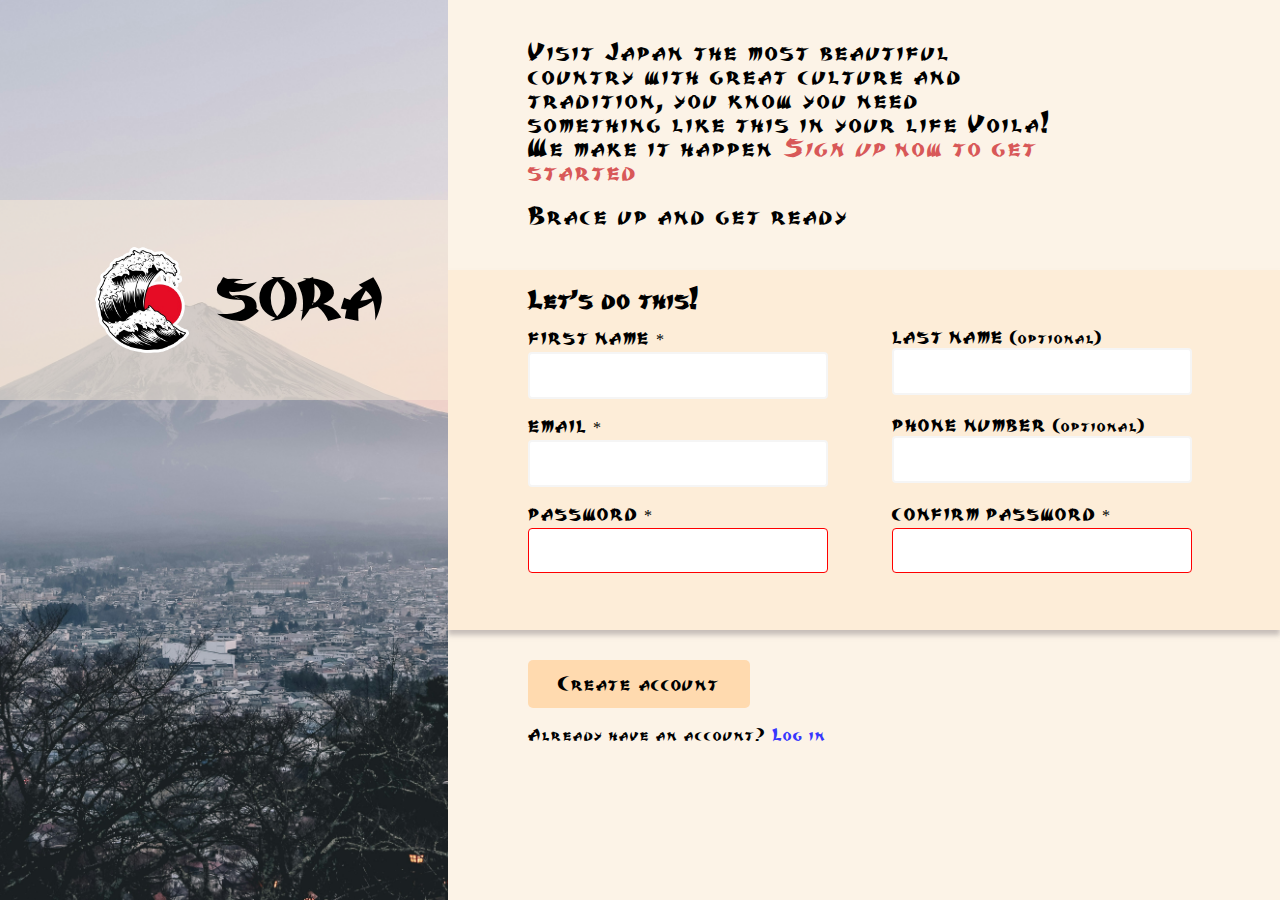
<file: index.html>
<!DOCTYPE html>
<html lang="en">
<head>
  <meta charset="UTF-8">
  <meta name="viewport" content="width=device-width, initial-scale=1.0">
  <link rel="stylesheet" href="styles.css">
  <title>Document</title>
</head>
<body>
  <div class="box1">
    <div class="logo-container">
        <img src="./logo/jp-logo.png" alt="logo of this form">
        <div class="logo-text">SORA</div>
    </div>
  </div>

  <div class="box2">
    <div class="row1">
      <p class="intro-line">Visit Japan the most beautiful country with great culture and tradition,
         you know you need something like this
         in your life Voila! We make it happen
         <span class="highlight"><em>Sign up</em> now to get started</span>
      </p>
      <p class="hype-msg">
        Brace up and get ready
      </p>
    </div>

    <div class="row2">
      <h2>Let's do this!</h2>
      <form action="" method="get" id="createAccount">

        <div class="form-row">
          <p>
            <label for="fname">FIRST NAME <span aria-required="true">*</span></label>
            <input type="text" id="fname" name="first-name" required maxlength="20">
          </p>

          <p>
            <label for="lname">LAST NAME (optional)</label>
            <input type="text" id="lname" name="last-name">
          </p>
        </div>

        <div class="form-row">
          <p>
            <label for="mail">EMAIL <span aria-required="true">*</span></label>
            <input type="email" id="mail" name="user-mail" required >
          </p>

          <p>
            <label for="number">PHONE NUMBER (optional)</label>
            <input type="tel" id="number" name="user-number" minlength="10" maxlength="10">
          </p>
        </div>

        <div class="form-row">
          <p>
            <label for="password">PASSWORD <span aria-required="true">*</span></label>
            <input type="password" id="password" name="user-password" required minlength="6" maxlength="6">
          </p>

          <p>
            <label for="password">CONFIRM PASSWORD <span aria-required="true">*</span></label>
            <input type="password" id="password" name="user-confirm-password" required minlength="6" maxlength="6">
          </p>
        </div>
      </form>
    </div>

    <div class="row3">
      <button form="createAccount" class="create-acc-btn">Create account</button>
      <p class="acc-enquiry">
        Already have an account? <span class="log-in">Log in</span>
      </p>
    </div>
  </div>
</body>
</html>
</file>
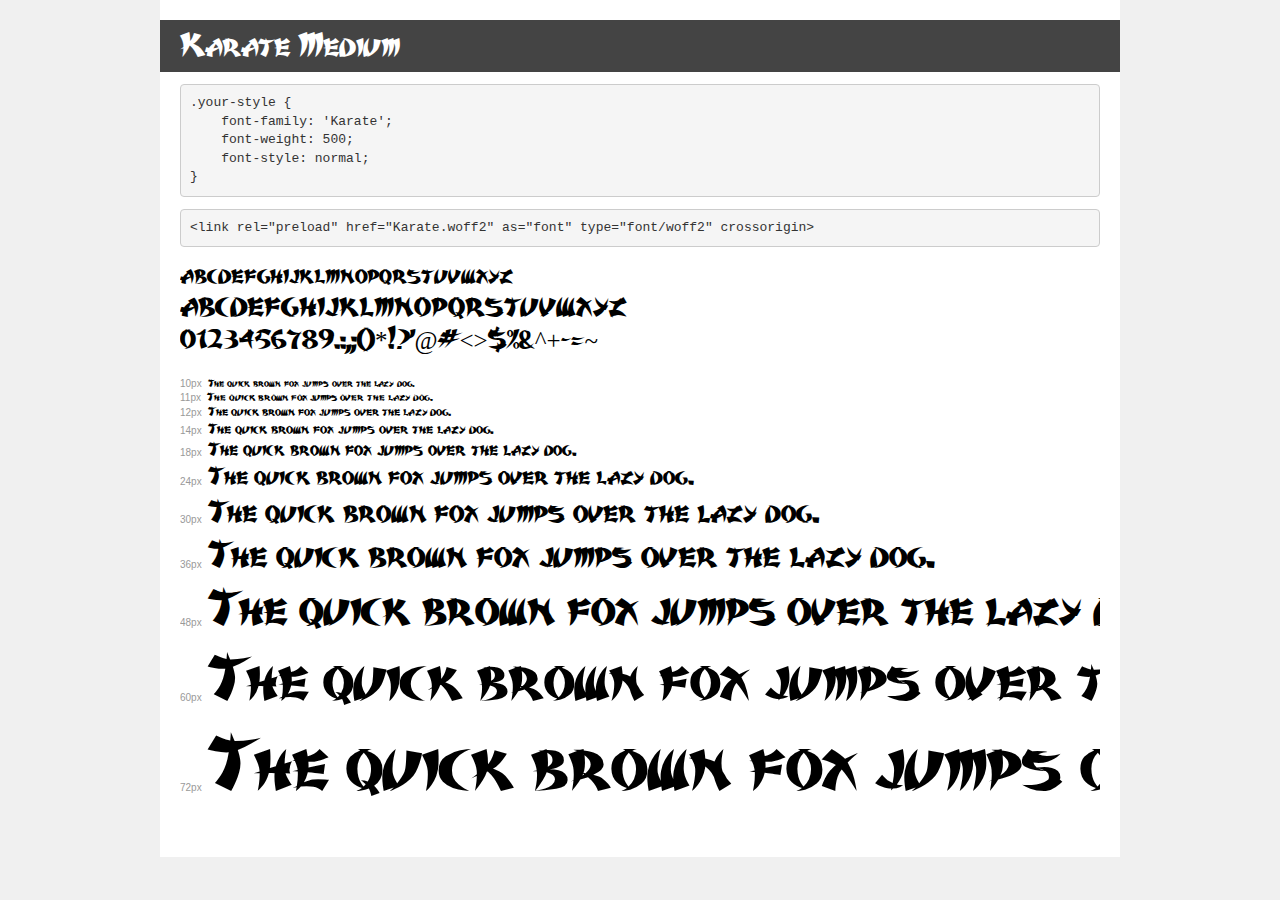
<file: karate-font/demo.html>
<!DOCTYPE html>
<html lang="en">
<head>
    <meta charset="utf-8">
    <meta http-equiv="X-UA-Compatible" content="IE=edge">
    <meta name="viewport" content="width=device-width, initial-scale=1">
    <meta name="robots" content="noindex, noarchive">
    <meta name="format-detection" content="telephone=no">
    <title>Transfonter demo</title>
    <link href="stylesheet.css" rel="stylesheet">
    <style>
        /*
        http://meyerweb.com/eric/tools/css/reset/
        v2.0 | 20110126
        License: none (public domain)
        */
        html, body, div, span, applet, object, iframe,
        h1, h2, h3, h4, h5, h6, p, blockquote, pre,
        a, abbr, acronym, address, big, cite, code,
        del, dfn, em, img, ins, kbd, q, s, samp,
        small, strike, strong, sub, sup, tt, var,
        b, u, i, center,
        dl, dt, dd, ol, ul, li,
        fieldset, form, label, legend,
        table, caption, tbody, tfoot, thead, tr, th, td,
        article, aside, canvas, details, embed,
        figure, figcaption, footer, header, hgroup,
        menu, nav, output, ruby, section, summary,
        time, mark, audio, video {
            margin: 0;
            padding: 0;
            border: 0;
            font-size: 100%;
            font: inherit;
            vertical-align: baseline;
        }
        /* HTML5 display-role reset for older browsers */
        article, aside, details, figcaption, figure,
        footer, header, hgroup, menu, nav, section {
            display: block;
        }
        body {
            line-height: 1;
        }
        ol, ul {
            list-style: none;
        }
        blockquote, q {
            quotes: none;
        }
        blockquote:before, blockquote:after,
        q:before, q:after {
            content: '';
            content: none;
        }
        table {
            border-collapse: collapse;
            border-spacing: 0;
        }
        /* demo styles */
        body {
            background: #f0f0f0;
            color: #000;
        }
        .page {
            background: #fff;
            width: 920px;
            margin: 0 auto;
            padding: 20px 20px 0 20px;
            overflow: hidden;
        }
        .font-container {
            overflow-x: auto;
            overflow-y: hidden;
            margin-bottom: 40px;
            line-height: 1.3;
            white-space: nowrap;
            padding-bottom: 5px;
        }
        h1 {
            position: relative;
            background: #444;
            font-size: 32px;
            color: #fff;
            padding: 10px 20px;
            margin: 0 -20px 12px -20px;
        }
        .letters {
            font-size: 25px;
            margin-bottom: 20px;
        }
        .s10:before {
            content: '10px';
        }
        .s11:before {
            content: '11px';
        }
        .s12:before {
            content: '12px';
        }
        .s14:before {
            content: '14px';
        }
        .s18:before {
            content: '18px';
        }
        .s24:before {
            content: '24px';
        }
        .s30:before {
            content: '30px';
        }
        .s36:before {
            content: '36px';
        }
        .s48:before {
            content: '48px';
        }
        .s60:before {
            content: '60px';
        }
        .s72:before {
            content: '72px';
        }
        .s10:before, .s11:before, .s12:before, .s14:before,
        .s18:before, .s24:before, .s30:before, .s36:before,
        .s48:before, .s60:before, .s72:before {
            font-family: Arial, sans-serif;
            font-size: 10px;
            font-weight: normal;
            font-style: normal;
            color: #999;
            padding-right: 6px;
        }
        pre {
            display: block;
            padding: 9px;
            margin: 0 0 12px;
            font-family: Monaco, Menlo, Consolas, "Courier New", monospace;
            font-size: 13px;
            line-height: 1.428571429;
            color: #333;
            font-weight: normal;
            font-style: normal;
            background-color: #f5f5f5;
            border: 1px solid #ccc;
            overflow-x: auto;
            border-radius: 4px;
        }
        /* responsive */
        @media (max-width: 959px) {
            .page {
                width: auto;
                margin: 0;
            }
        }
    </style>
</head>
<body>
<div class="page">
    <div class="demo">
        <h1 style="font-family: 'Karate'; font-weight: 500; font-style: normal;">Karate Medium</h1>
        <pre title="Usage">.your-style {
    font-family: 'Karate';
    font-weight: 500;
    font-style: normal;
}</pre>
        <pre title="Preload (optional)">
&lt;link rel=&quot;preload&quot; href=&quot;Karate.woff2&quot; as=&quot;font&quot; type=&quot;font/woff2&quot; crossorigin&gt;</pre>
        <div class="font-container" style="font-family: 'Karate'; font-weight: 500; font-style: normal;">
            <p class="letters">
                abcdefghijklmnopqrstuvwxyz<br>
ABCDEFGHIJKLMNOPQRSTUVWXYZ<br>
                0123456789.:,;()*!?'@#&lt;&gt;$%&^+-=~
            </p>
            <p class="s10" style="font-size: 10px;">The quick brown fox jumps over the lazy dog.</p>
            <p class="s11" style="font-size: 11px;">The quick brown fox jumps over the lazy dog.</p>
            <p class="s12" style="font-size: 12px;">The quick brown fox jumps over the lazy dog.</p>
            <p class="s14" style="font-size: 14px;">The quick brown fox jumps over the lazy dog.</p>
            <p class="s18" style="font-size: 18px;">The quick brown fox jumps over the lazy dog.</p>
            <p class="s24" style="font-size: 24px;">The quick brown fox jumps over the lazy dog.</p>
            <p class="s30" style="font-size: 30px;">The quick brown fox jumps over the lazy dog.</p>
            <p class="s36" style="font-size: 36px;">The quick brown fox jumps over the lazy dog.</p>
            <p class="s48" style="font-size: 48px;">The quick brown fox jumps over the lazy dog.</p>
            <p class="s60" style="font-size: 60px;">The quick brown fox jumps over the lazy dog.</p>
            <p class="s72" style="font-size: 72px;">The quick brown fox jumps over the lazy dog.</p>
        </div>
    </div>

</div>
</body>
</html>
</file>
<file: styles.css>
@font-face {
    font-family: 'Karate';
    src: url('karate-font/Karate.woff') format('woff2'),
        url('karate-font/Karate.woff2') format('woff');
    font-weight: 500;
    font-style: normal;
    font-display: swap;
}

*{
  box-sizing: border-box;
}

body{
  margin: 0;
  padding: 0;
  display: flex;
  font-family: "Karate";
}

p {
  padding: 0;
  margin: 0;
  font-size: 1.5em;
}

.box1{
  position: relative;
  width: 35vw;
  height: 100vh;
  background-image: url(./image/japan-scenery.jpg);
  background-repeat: no-repeat;
  background-position: center;
  background-size: cover;
}

.logo-container {
  position: absolute;
  width: 100%;
  height: 200px;
  background-color: rgba(250, 235, 215,0.5);
  top: 200px;
  display: flex;
  align-items: center;
  justify-content: center;
}

img {
  width: 150px;
  height: 150px;
}

.logo-text {
  font-size: 3.5em;
}

.box2 {
  width: calc(100vw - 35vw);
  padding: 0;
  margin: 0;
  display: flex;
  flex-direction: column;
  background-color: rgba(250, 235, 215, 0.6);
}

.intro-line {
  margin-bottom: 20px;
}

.highlight {
  color: rgb(216, 88, 88);
}

.row1 {
  padding-left: 5rem;
  width: 100%;
  height: 30vh;
  display: flex;
  flex-direction: column;
  justify-content: center;
}

.intro-line, .hype-msg {
  width: 70%;
  line-height: 24px;
  letter-spacing: 3px;
  word-wrap: break-word;
}

.row2{
  width: 100%;
  height: 40vh;
  background-color:rgba(255, 228, 196, 0.4);
  padding-left: 5rem;
  box-shadow: 0 5px 5px rgba(161, 154, 154, 0.6);
}

label {
  font-size: 1rem;
  display: block;
  margin-bottom: 3px;
}

input{
  border: 2px solid #f5f5f5;
  border-radius: 4px;
  padding: 10px;
  width: 300px;
  outline: none;
  font-size: 1.2rem;
  font-family:monospace;
}

input::placeholder {
  font-weight: bold;
}

input:focus {
  border: 1px solid rgb(6, 138, 247);
  background-color: rgb(247, 243, 238);
}

input[type="password"]:invalid {
  border: 1px solid red;
}

.form-row {
  display: flex;
  gap: 4em;
  margin-bottom: 20px;
}

.row3 {
  height: 30vh;
  padding-left: 5rem;
  padding-top: 30px;
}

.create-acc-btn {
  background-color: rgb(255, 218, 175);
  border: none;
  padding: 15px 30px;
  font-size: 1.2em;
  font-family: inherit;
  border-radius: 5px;
  margin-bottom: 20px;
  cursor: pointer;
}

button:hover {
  opacity: 0.8;
}

button:active {
  opacity: 0.5;
}

.acc-enquiry {
  font-size: 1em;
}

.log-in {
  color: rgb(55, 55, 253);
  cursor: pointer;
}
.log-in:hover {
  text-decoration: underline;
}

.acc-enquiry, .create-acc-btn, h2, label {
  letter-spacing: 2px;
}
</file>
<file: karate-font/stylesheet.css>
@font-face {
    font-family: 'Karate';
    src: url('Karate.woff2') format('woff2'),
        url('Karate.woff') format('woff');
    font-weight: 500;
    font-style: normal;
    font-display: swap;
}
</file>
